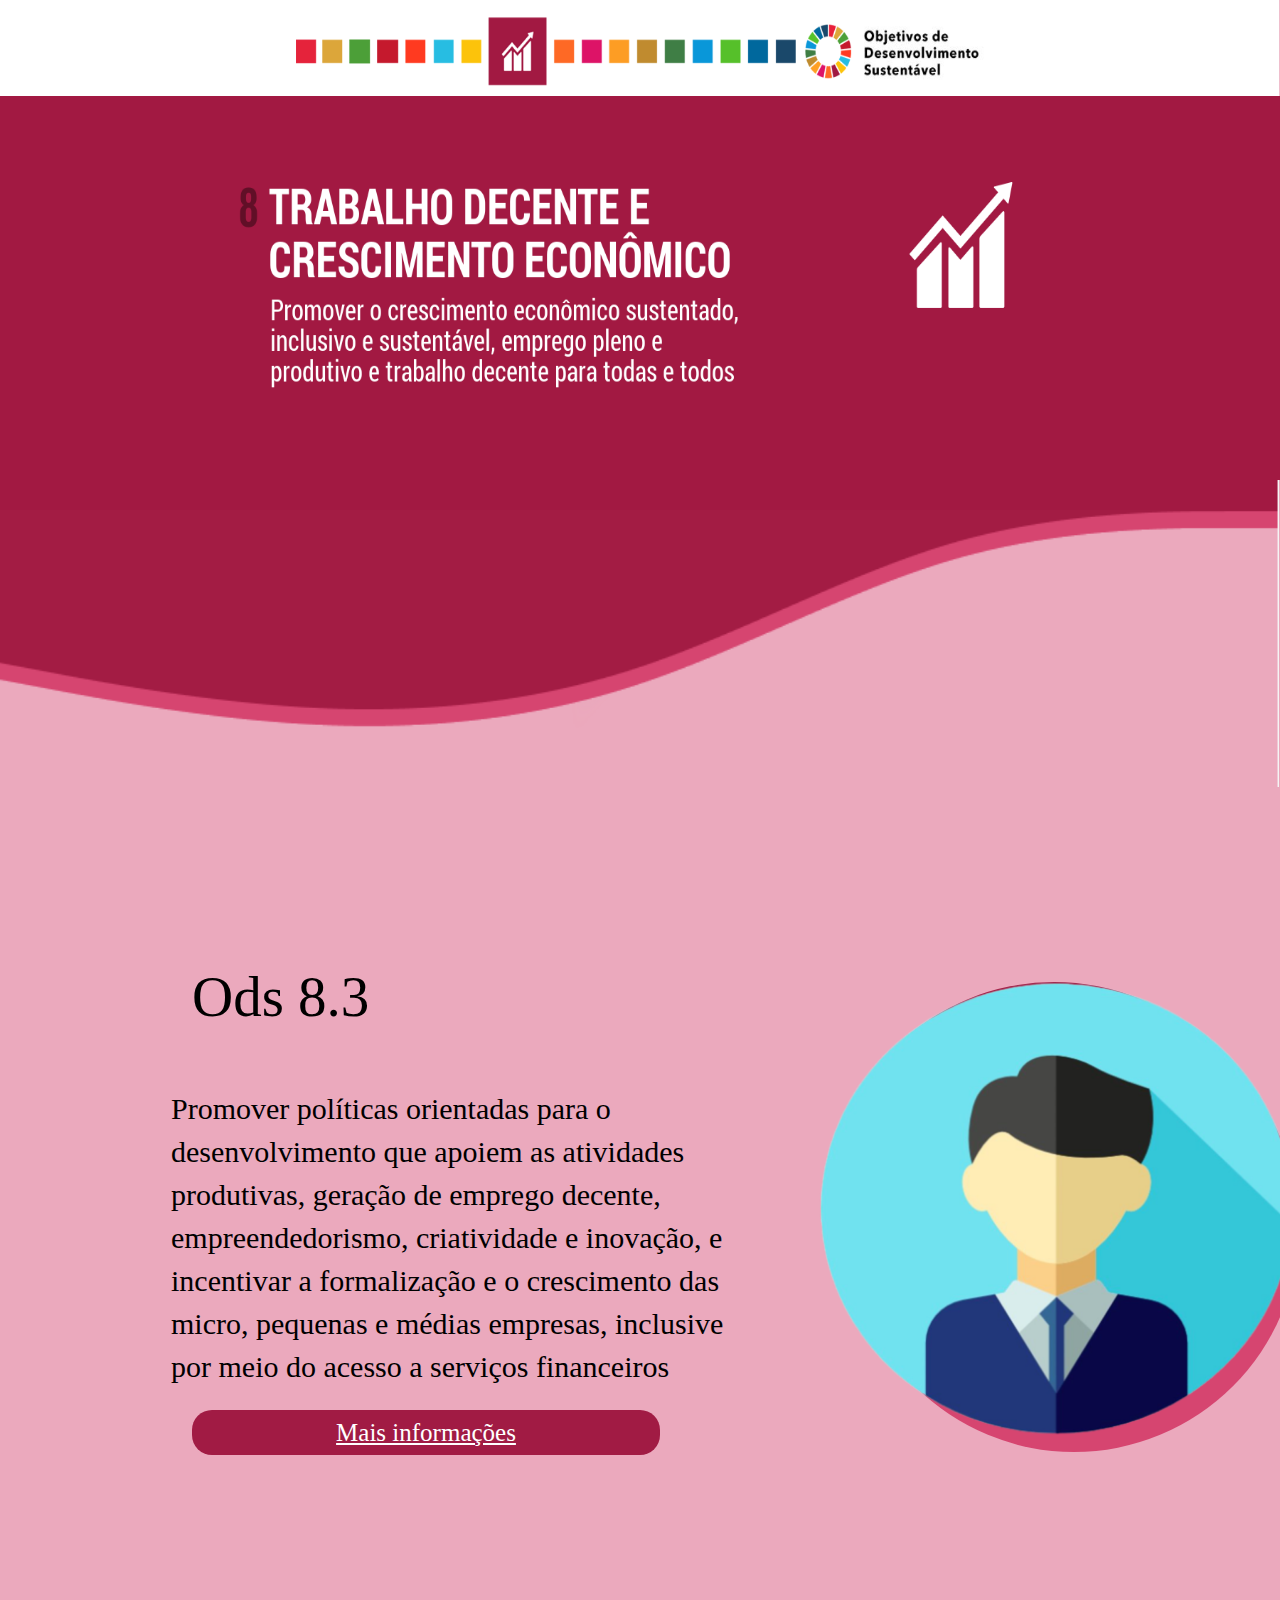
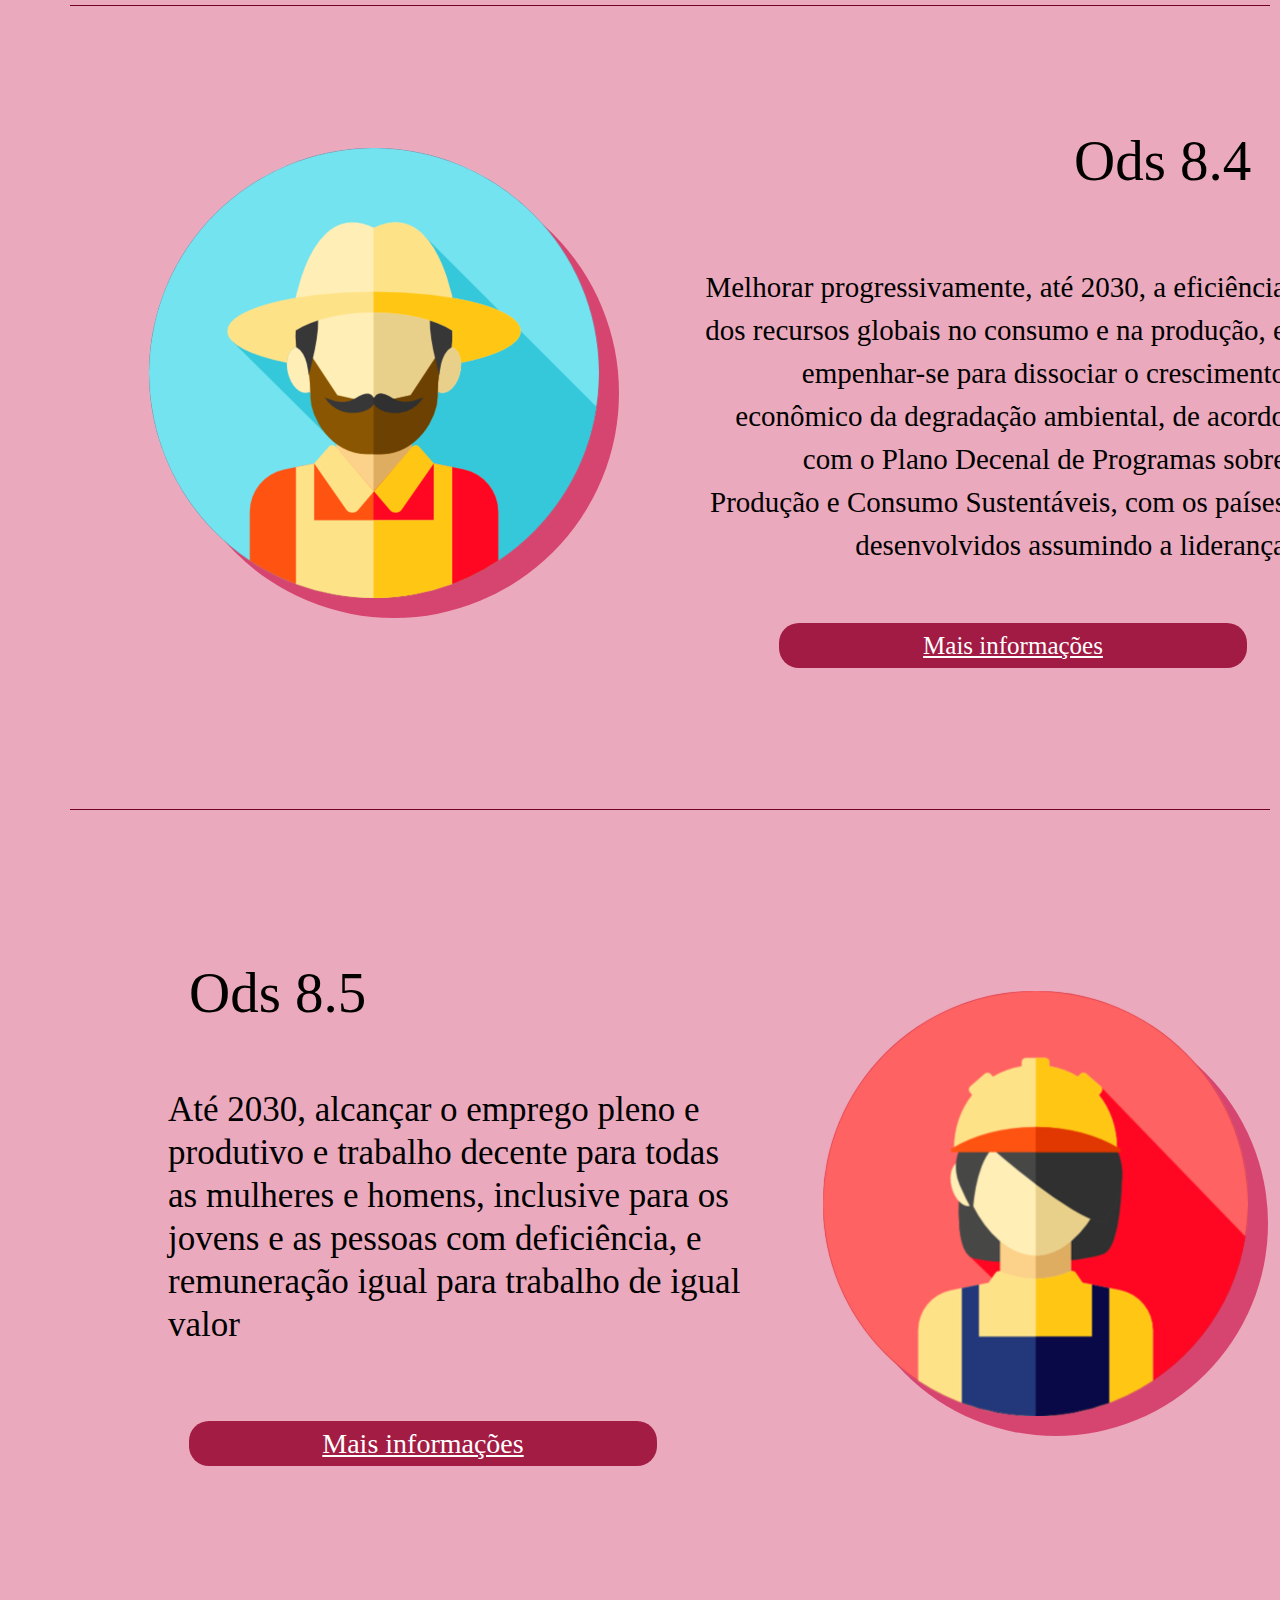
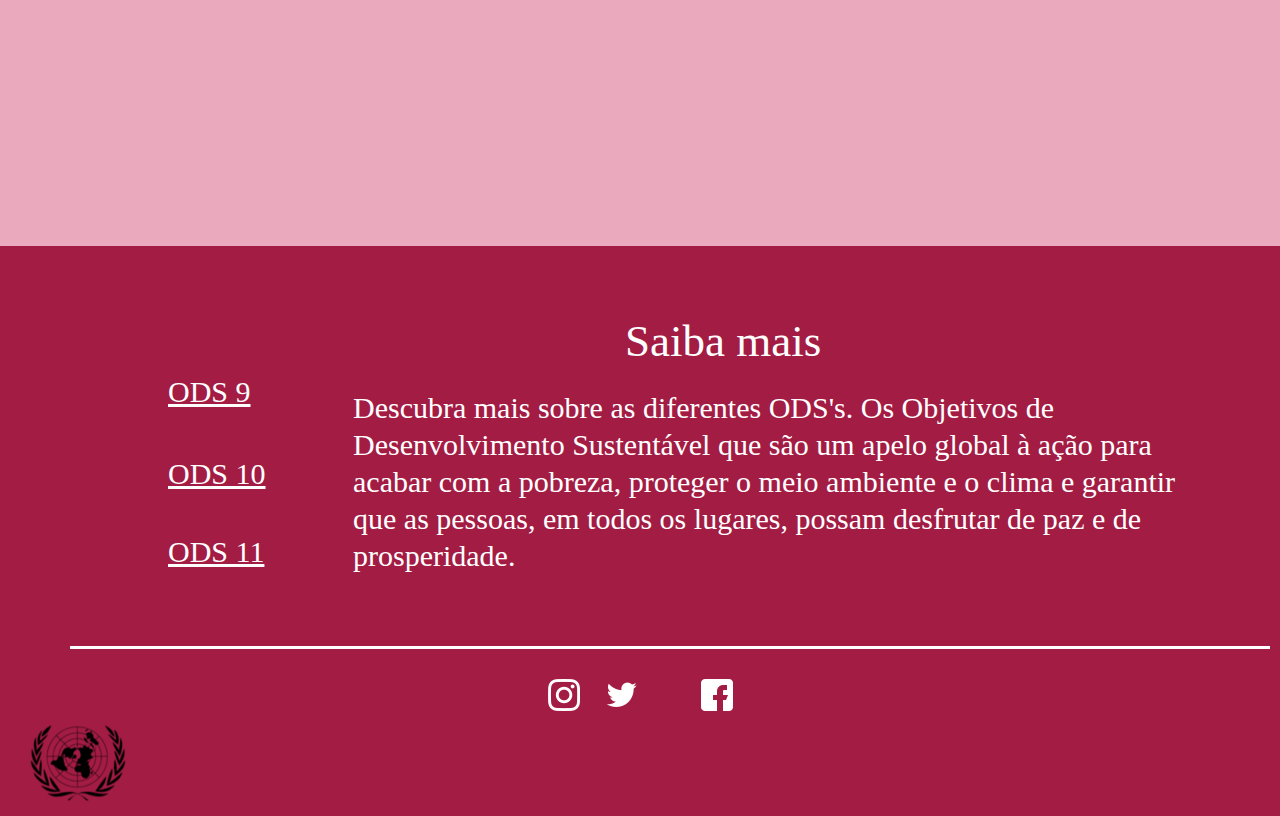
<file: index.html>
<!DOCTYPE html>
<html lang="pt-br">
<head>
    <meta charset="UTF-8">
    <meta http-equiv="X-UA-Compatible" content="IE=edge">
    <meta name="viewport" content="width=device-width, initial-scale=1.0">
    <link rel="stylesheet" href="css/style.css" type="text/css">
    <title>ods_8</title>
</head>
<body>
    <div class="wrapper">
            <img src="images/ODS 8.png" id="topo">
            <img src="images/onda.png" id="onda">

     
            
            <p class="circulo1">
                           
            <img src="images/Profile-Transparent (3).png" class="imagem">
            </p>
                <p class="titulo1">Ods 8.3</p>
                    <p class="texto1">Promover políticas orientadas para o desenvolvimento que apoiem as atividades produtivas, geração de emprego decente, empreendedorismo, criatividade e inovação, e incentivar a formalização e o crescimento das micro, pequenas e médias empresas, inclusive por meio do acesso a serviços financeiros</p>
            <a class="butom1" href="info1.html"> Mais informações</a>
                
            <p class="linha1"></p>

 
            <p class="circulo2">
                <img src="images/perfil4.png" id="imagem2">
            </p>
                <p class="titulo2">Ods 8.4</p>
                    <p class="texto2">Melhorar progressivamente, até 2030, a eficiência dos recursos globais no consumo e na produção, e empenhar-se para dissociar o crescimento econômico da degradação ambiental, de acordo com o Plano Decenal de Programas sobre Produção e Consumo Sustentáveis, com os países desenvolvidos assumindo a liderança</p>
            <a class="butom2" href="info2.html">Mais informações</a>
                
            <P class="linha2"></P>


            <p class="circulo3">
                <img src="images/perfil3 (1).png" id="imagem3">
            </p>
                <p class="titulo3">Ods 8.5</p>
                    <p class="texto3">Até 2030, alcançar o emprego pleno e produtivo e trabalho decente para todas as mulheres e homens, inclusive para os jovens e as pessoas com deficiência, e remuneração igual para trabalho de igual valor</p>
            <a class="butom3"  href="info3.html">Mais informações</a>
                


            <p class="onda"></p>
            <p class="rodape">
                
                <p class="titulorodape">Saiba mais</p>
               <p class="textorodape">Descubra mais sobre as diferentes ODS's. 
                Os Objetivos de Desenvolvimento Sustentável que são um apelo global à ação para acabar com a pobreza, proteger o meio ambiente e o clima e garantir que as pessoas, em todos os lugares, possam desfrutar de paz e de prosperidade.</p>
                <p class="linha3"></p>
                <a class="link1" href="https://www.estrategiaods.org.br/os-ods/ods9/">ODS 9</a>
                <a class="link2" href="https://www.estrategiaods.org.br/os-ods/ods10/">ODS 10</a>
                <a class="link3" href="https://www.estrategiaods.org.br/os-ods/ods11/">ODS 11</a>
            </p>
                   
                <div class="onulogo">
                    <img src="images/onulogo1.png">
                </div>
                <a class="twitter" href="https://twitter.com/UN">
                    <img src="images/twitter (1).png">
                </a>
                <a class="instagram" href="https://www.instagram.com/unitednations/">
                    <img src="images/instagram.png">
                </a>
                <a class="facebook" href="https://www.facebook.com/nacionesunidas">
                    <img src="images/facebook.png">
                </a>
            
   </div>

</body>
</html>
</file>
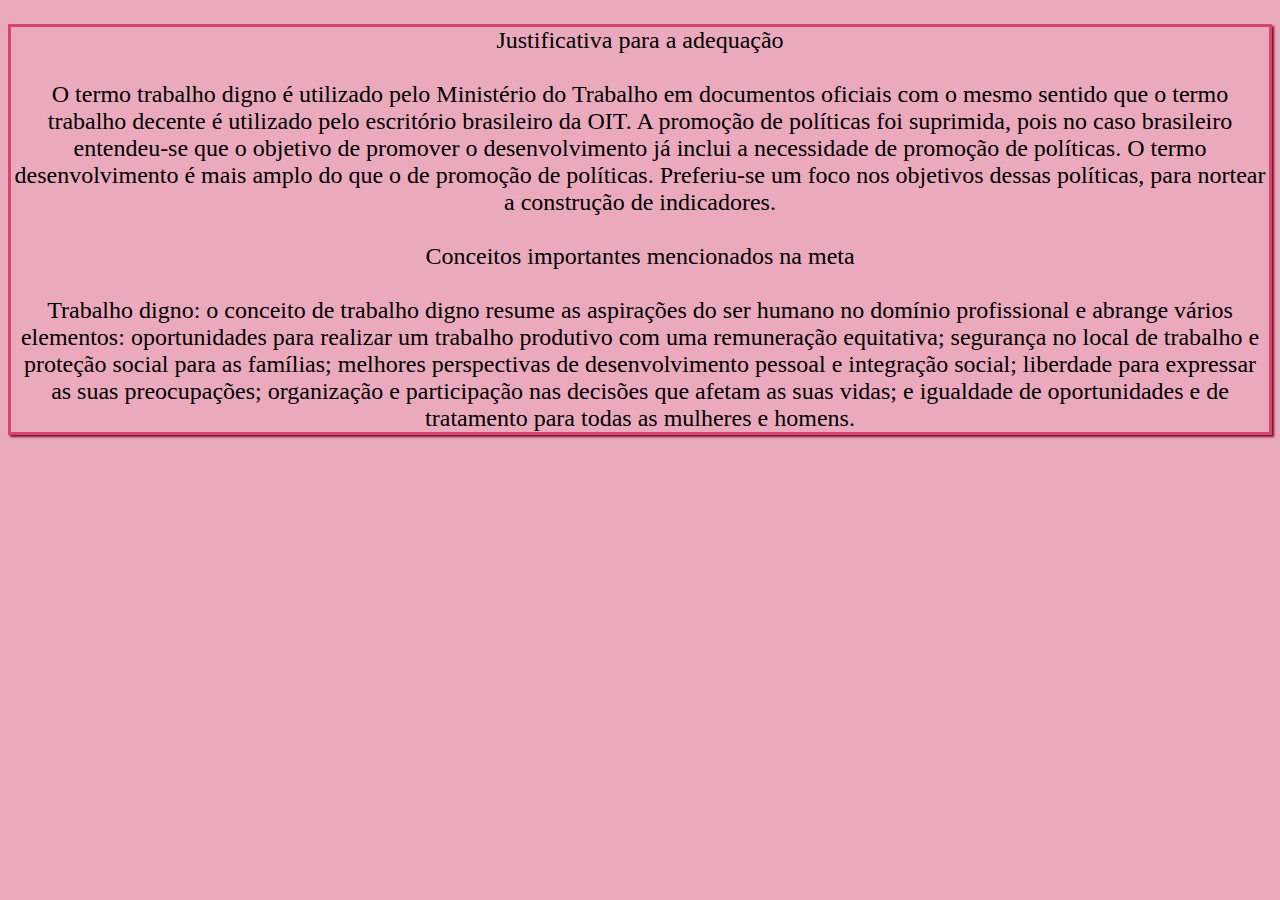
<file: info1.html>
<!DOCTYPE html>
<html lang="pt-br">
<head>
    <meta charset="UTF-8">
    <meta http-equiv="X-UA-Compatible" content="IE=edge">
    <meta name="viewport" content="width=device-width, initial-scale=1.0">
    <link rel="stylesheet" href="css/style.css" type="text/css">
    <title>ODS 8.3</title>
</head>
<body>
        <p class="info1">Justificativa para a adequação<br><br>
            O termo trabalho digno é utilizado pelo Ministério do Trabalho em documentos oficiais com o mesmo sentido que o termo trabalho decente é utilizado pelo escritório brasileiro da OIT. A promoção de políticas foi suprimida, pois no caso brasileiro entendeu-se que o objetivo de promover o desenvolvimento já inclui a necessidade de promoção de políticas. O termo desenvolvimento é mais amplo do que o de promoção de políticas. Preferiu-se um foco nos objetivos dessas políticas, para nortear a construção de indicadores.
            <br><br>
            Conceitos importantes mencionados na meta<br><br>
            Trabalho digno: o conceito de trabalho digno resume as aspirações do ser humano no domínio profissional e abrange vários elementos: oportunidades para realizar um trabalho produtivo com uma remuneração equitativa; segurança no local de trabalho e proteção social para as famílias; melhores perspectivas de desenvolvimento pessoal e integração social; liberdade para expressar as suas preocupações; organização e participação nas decisões que afetam as suas vidas; e igualdade de oportunidades e de tratamento para todas as mulheres e homens.</p>
</body>
</html>
</file>
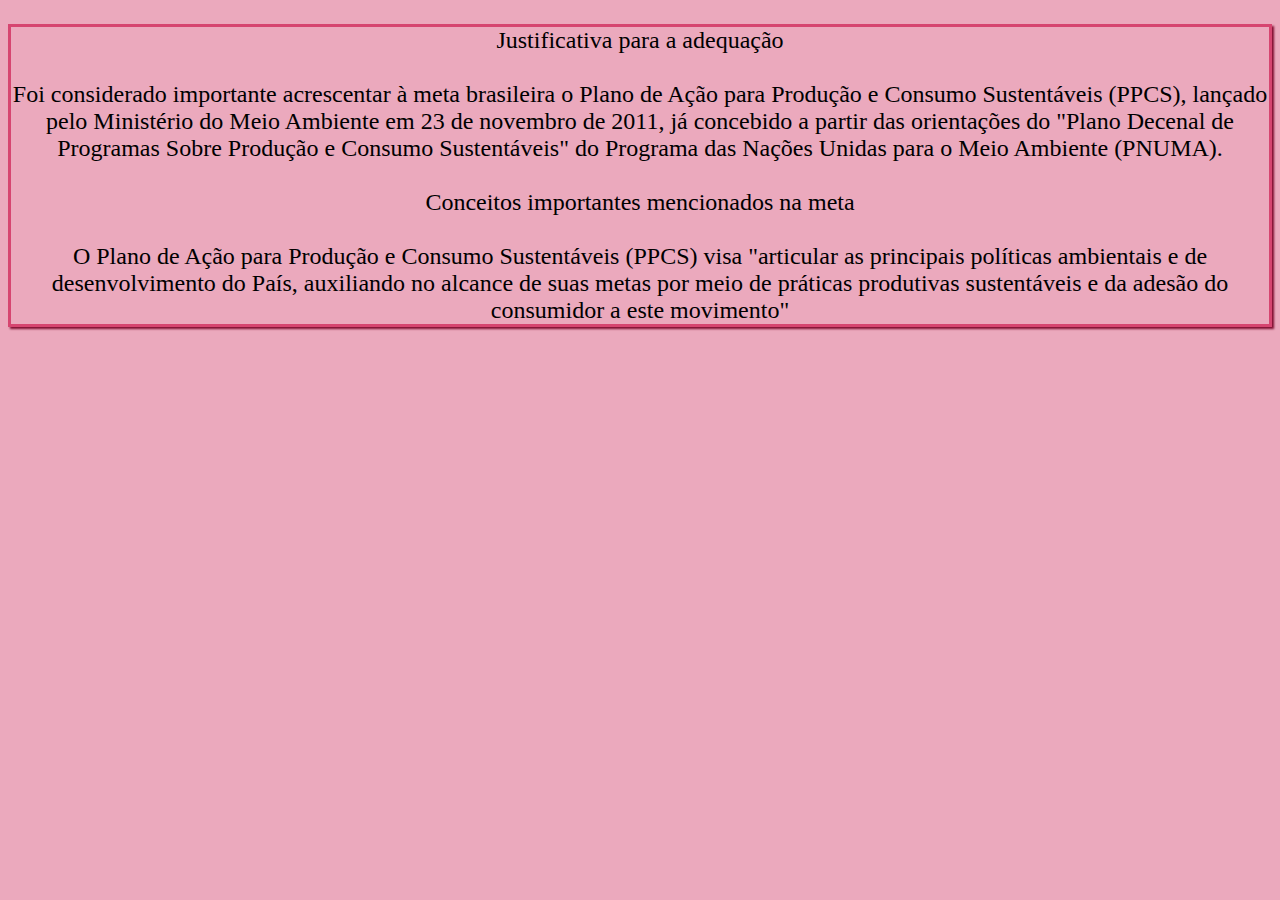
<file: info2.html>
<!DOCTYPE html>
<html lang="pt-br">
<head>
    <meta charset="UTF-8">
    <meta http-equiv="X-UA-Compatible" content="IE=edge">
    <meta name="viewport" content="width=device-width, initial-scale=1.0">
    <link rel="stylesheet" href="css/style.css" type="text/css">
    <title>ODS 8.4</title>
</head>
<body>
    <p class="info2">Justificativa para a adequação<br><br>
        Foi considerado importante acrescentar à meta brasileira o Plano de Ação para Produção e Consumo Sustentáveis (PPCS), lançado pelo Ministério do Meio Ambiente em 23 de novembro de 2011, já concebido a partir das orientações do "Plano Decenal de Programas Sobre Produção e Consumo Sustentáveis" do Programa das Nações Unidas para o Meio Ambiente (PNUMA).
        <br><br>
        Conceitos importantes mencionados na meta<br><br>
        O Plano de Ação para Produção e Consumo Sustentáveis (PPCS) visa "articular as principais políticas ambientais e de desenvolvimento do País, auxiliando no alcance de suas metas por meio de práticas produtivas sustentáveis e da adesão do consumidor a este movimento"</p>
</body>
</html>
</file>
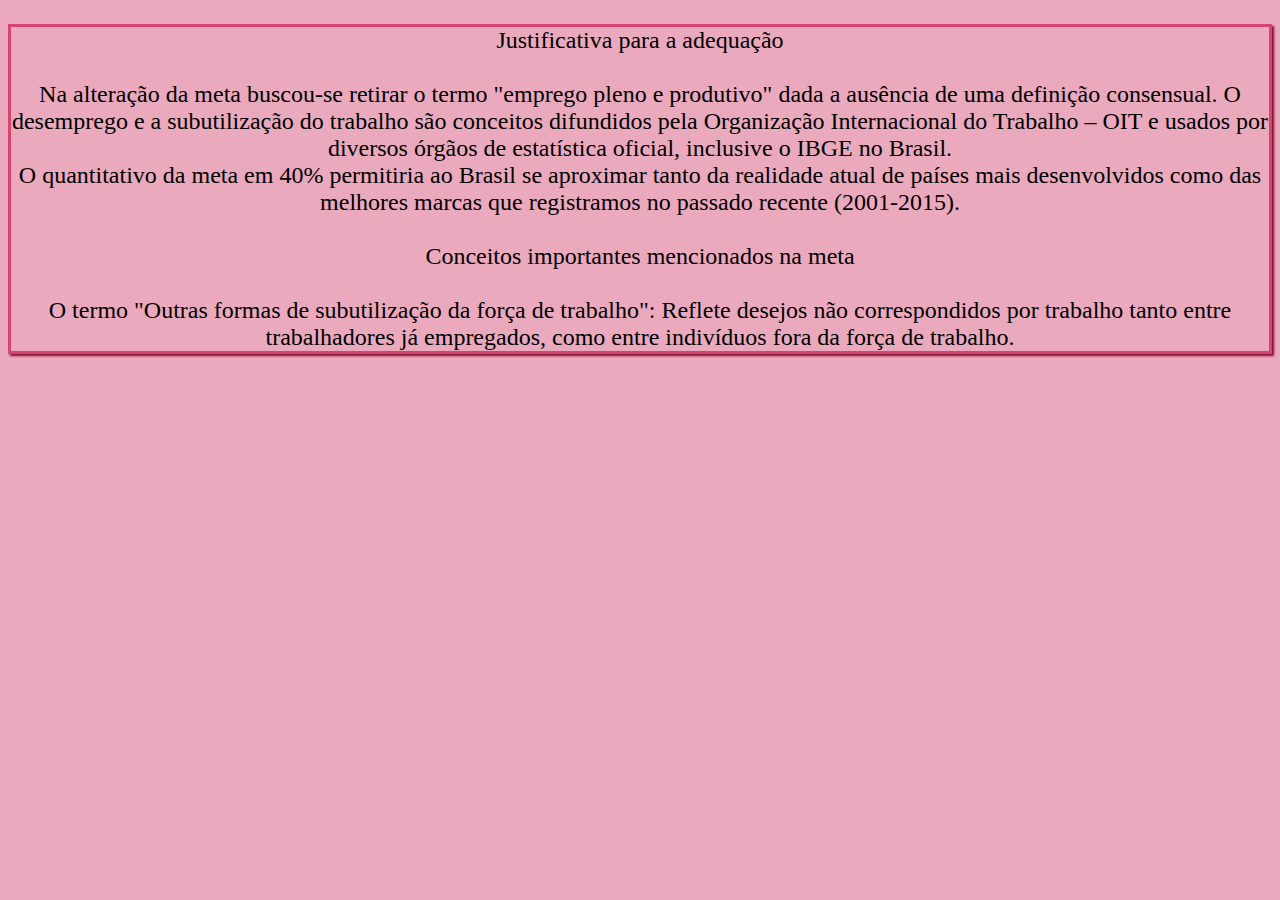
<file: info3.html>
<!DOCTYPE html>
<html lang="pt-br">
<head>
    <meta charset="UTF-8">
    <meta http-equiv="X-UA-Compatible" content="IE=edge">
    <meta name="viewport" content="width=device-width, initial-scale=1.0">
    <link rel="stylesheet" href="css/style.css" type="text/css">
    <title>ODS 8.5</title>
</head>
<body>
    <p class="info3">Justificativa para a adequação<br><br>
        Na alteração da meta buscou-se retirar o termo "emprego pleno e produtivo" dada a ausência de uma definição consensual. O desemprego e a subutilização do trabalho são conceitos difundidos pela Organização Internacional do Trabalho – OIT e usados por diversos órgãos de estatística oficial, inclusive o IBGE no Brasil.
        <br>
        O quantitativo da meta em 40% permitiria ao Brasil se aproximar tanto da realidade atual de países mais desenvolvidos como das melhores marcas que registramos no passado recente (2001-2015).
        <br><br>
        Conceitos importantes mencionados na meta<br><br>
        O termo "Outras formas de subutilização da força de trabalho": Reflete desejos não correspondidos por trabalho tanto entre trabalhadores já empregados, como entre indivíduos fora da força de trabalho.</p>
</body>
</html>
</file>
<file: css/style.css>
body{
    background-color: #eba9bd;
  }
  
  .wrapper{
    width: 100%;
    height: 4000px;
    left: 0px;
    top: 0px;
    position: absolute;
  }
  
  #topo{
    top: 0%;
    width: 100%;
    height: 12%;
    left: 0%;
    position: absolute;
  }
  #onda{
    position: absolute;
    width: 99.9%;
    height: 307px;
    left: 0px;
    top: 12%;
  }
  .rodape{
    position: absolute;
    width: 100%;
    height: 570px;
    left: 0px;
    top: 3430px;
    background: #a31c44;
  }
  .textorodape{
    position: absolute;
    width: 859px;
    height: 291px;
    left: 353px;
    top: 3559px;
    
    font-family: 'Montserrat';
    font-style: normal;
    font-weight: 400;
    font-size: 30px;
    line-height: 37px;
    
    color: #FFFFFF;
    
  }
  .titulorodape{
    position: absolute;
  width: 230px;
  height: 44px;
  left: 625px;
  top: 3467px;
  
  font-family: 'Jacques Francois';
  font-style: normal;
  font-weight: 400;
  font-size: 45px;
  line-height: 59px;
  
  color: #FFFFFF;
  
  }
  .onulogo{
    position: absolute;
  top:0%;
  
  }
  
  
  
  .circulo1{
    position: absolute;
    width: 450px;
    height: 450px;
    left: 829px;
    top: 966px;
    border-radius: 50%;    
    background: #A31C44;
    box-shadow: 20px 20px 0px #D64570;
  }
  .titulo1{
    position: absolute;
    width: 180px;
    height: 79px;
    left: 192px;
    top: 900px;
    
    font-family: 'Jacques Francois';
    font-style: normal;
    font-weight: 400;
    font-size: 57px;
    line-height: 79px;
    
    color: #000000;
    }
    .texto1{
      position: absolute;
      width: 587px;
      height: 311px;
      left: 171px;
      top: 1057px;
      font-family: 'Montserrat';
      font-style: normal;
      font-weight: 400;
      font-size: 30px;
      line-height: 43px;
      color: #000000;
    }
    
  .butom1{
    position: absolute;
    width: 527px;
    height: 87px;
    left: 171px;
    top: 1400px;
    background: #a11b44;
    border-radius: 20px;
    position: absolute;
    width: 468px;
    height: 45px;
    left: 192px;
    top: 1410px;
    text-align: center;
    font-family: 'Montserrat';
    font-style: normal;
    font-weight: 400;
    font-size: 25px;
    line-height: 45px;
    color: #FFFFFF;
    
  }
  .butom1:hover{
    box-shadow: 2px 2px 2px #810d30;
  }
  .butom1:active{
    transform:scale(0.9)
  }
  
  .linha1{
    position: absolute;
    width: 1200px;
    height: 1px;
    left: 70px;
    top: 1589px;
    background: #710021;
  }
  
  
  
  
  
  .circulo2{
    position: absolute;
    width: 450px;
    height: 450px;
    left: 149px;
    top: 1732px;
    background: #a31c44;
    box-shadow: 20px 20px 0px #d64570;
    border-radius: 50%;   
  }
  .butom2{
    position: absolute;
    width: 527px;
    height: 87px;
    left: 758px;
    top: 2198px;
    background: #a11b44;
    border-radius: 20px;
      position: absolute;
      width: 468px;
      height: 45px;
      left: 779px;
      top: 2223px;
      text-align: center;
      font-family: 'Montserrat';
      font-style: normal;
      font-weight: 400;
      font-size: 25px;
      line-height: 45px;
      
      color: #FFFFFF;
  
  }
  .butom2:hover{
    box-shadow: 2px 2px 2px #810d30;
  }
  .butom2:active{
    transform:scale(0.9)
  }
  .linha2{
    position: absolute;
    width: 1200px;
    height: 1px;
    left: 70px;
    top: 2393px;
    background: #710021;
  }
  .titulo2{
    position: absolute;
    width: 180px;
    height: 79px;
    left: 1074px;
    top: 1664px;
    
    font-family: 'Jacques Francois';
    font-style: normal;
    font-weight: 400;
    font-size: 57px;
    line-height: 79px;
    
    color: #000000;
    
    }
    .texto2{
      position: absolute;
      width: 587px;
      height: 484px;
      left: 699px;
      top: 1837px;
      font-family: 'Montserrat';
      font-style: normal;
      font-weight: 400;
      font-size: 29px;
      line-height: 43px;
      text-align: right;
      color: #000000;
    
    }  
  
  
  
  
  
  
  .circulo3{
    position: absolute;
    width: 425px;
    height: 425px;
    left: 823px;
    top: 2575px;
    background: #a31c44;
    box-shadow: 20px 20px 0px #d64570;
    border-radius: 50%;
  }
  .butom3{
    position: absolute;
    width: 527px;
    height: 87px;
    left: 168px;
    top: 2996px;
    background: #a31c44;
    border-radius: 20px;
    position: absolute;
    width: 468px;
    height: 45px;
    left: 189px;
    top: 3021px;
    text-align: center;
    font-family: 'Montserrat';
    font-style: normal;
    font-weight: 400;
    font-size: 28px;
    line-height: 45px;
  
    color: #FFFFFF;
  
    
  }
  .butom3:hover{
    box-shadow: 2px 2px 2px #810d30;
  }
  
  .butom3:active{
    transform:scale(0.9)
  }
  
  .titulo3{
  position: absolute;
  width: 180px;
  height: 79px;
  left: 189px;
  top: 2496px;
  
  font-family: 'Jacques Francois';
  font-style: normal;
  font-weight: 400;
  font-size: 57px;
  line-height: 79px;
  
  color: #000000;
  
  }
  .texto3{
  position: absolute;
  width: 587px;
  height: 311px;
  left: 168px;
  top: 2653px;
  
  font-family: 'Montserrat';
  font-style: normal;
  font-weight: 400;
  font-size: 35px;
  line-height: 43px;
  
  color: #000000;
  
  }
  
  .linha3{
  position: absolute;
  width: 1200px;
  height: 3px;
  left: 70px;
  top: 3830px;
  
  background: #FFFFFF;
  transform: matrix(1, 0, 0, -1, 0, 0);
  }
  .info1{
    text-align: center;
    font-size: x-large;
    size: 20;
    border-style: solid;
    border-width: medium;
    box-shadow: 2px 2px 2px #810d30;
    border-color: #d64570;
  }
  .info2{
    text-align: center;
    font-size: x-large;
    size: 20;
    border-style: solid;
    border-width: medium;
    box-shadow: 2px 2px 2px #810d30;
    border-color: #d64570;
  }
  .info3{
    text-align: center;
    font-size: x-large;
    size: 20;
    border-style: solid;
    border-width: medium;
    box-shadow: 2px 2px 2px #810d30;
    border-color: #d64570;
  
  }
  .link1{
    position: absolute;
  width: 94px;
  height: 48px;
  left: 168px;
  top: 3568px;
  
  font-family: 'Inter';
  font-style: normal;
  font-weight: 400;
  font-size: 30px;
  line-height: 48px;
  
  color: #FFFFFF;
  }
  .link1:hover{
    box-shadow: 2px 2px 2px #810d30;
  }
  .link2{
    position: absolute;
  width: 100px;
  height: 48px;
  left: 168px;
  top: 3650px;
  
  font-family: 'Inter';
  font-style: normal;
  font-weight: 400;
  font-size: 30px;
  line-height: 48px;
  
  color: #FFFFFF;
  
  }
  .link2:hover{
    box-shadow: 2px 2px 2px #810d30;
  }
  .link3{
    position: absolute;
  width: 101px;
  height: 48px;
  left: 168px;
  top: 3728px;
  
  font-family: 'Inter';
  font-style: normal;
  font-weight: 400;
  font-size: 30px;
  line-height: 48px;
  
  color: #FFFFFF;
  
  }
  .link3:hover{
    box-shadow: 2px 2px 2px #810d30;
  }
  
  .onulogo{
    position: absolute;
    top: 3910px;
    right: 90%;
  }
  .twitter{
    position: absolute;
    left: 606px;
    top: 3879px;
  }
  .instagram{
    position: absolute;
    top: 3879px;
    right: 700px;
  }
  .facebook{
    position: absolute;
    left: 54.79%;
    right: 42.43%;
    top: 96.97%;
    bottom: 2.03%;
  }
  .imagem{
  position: absolute;
  left: -20px;
  top: -21px;
  width: 495px;
  height: 495px;
  }
  .imagem2{
    position: absolute;
    left: 149px;
    top: 1732px;
  
  }
  .imagem3{
    position: absolute;
    width: 400px;
    height: 400px;
    left: 823px;
    top: 2575px;
  }
</file>
